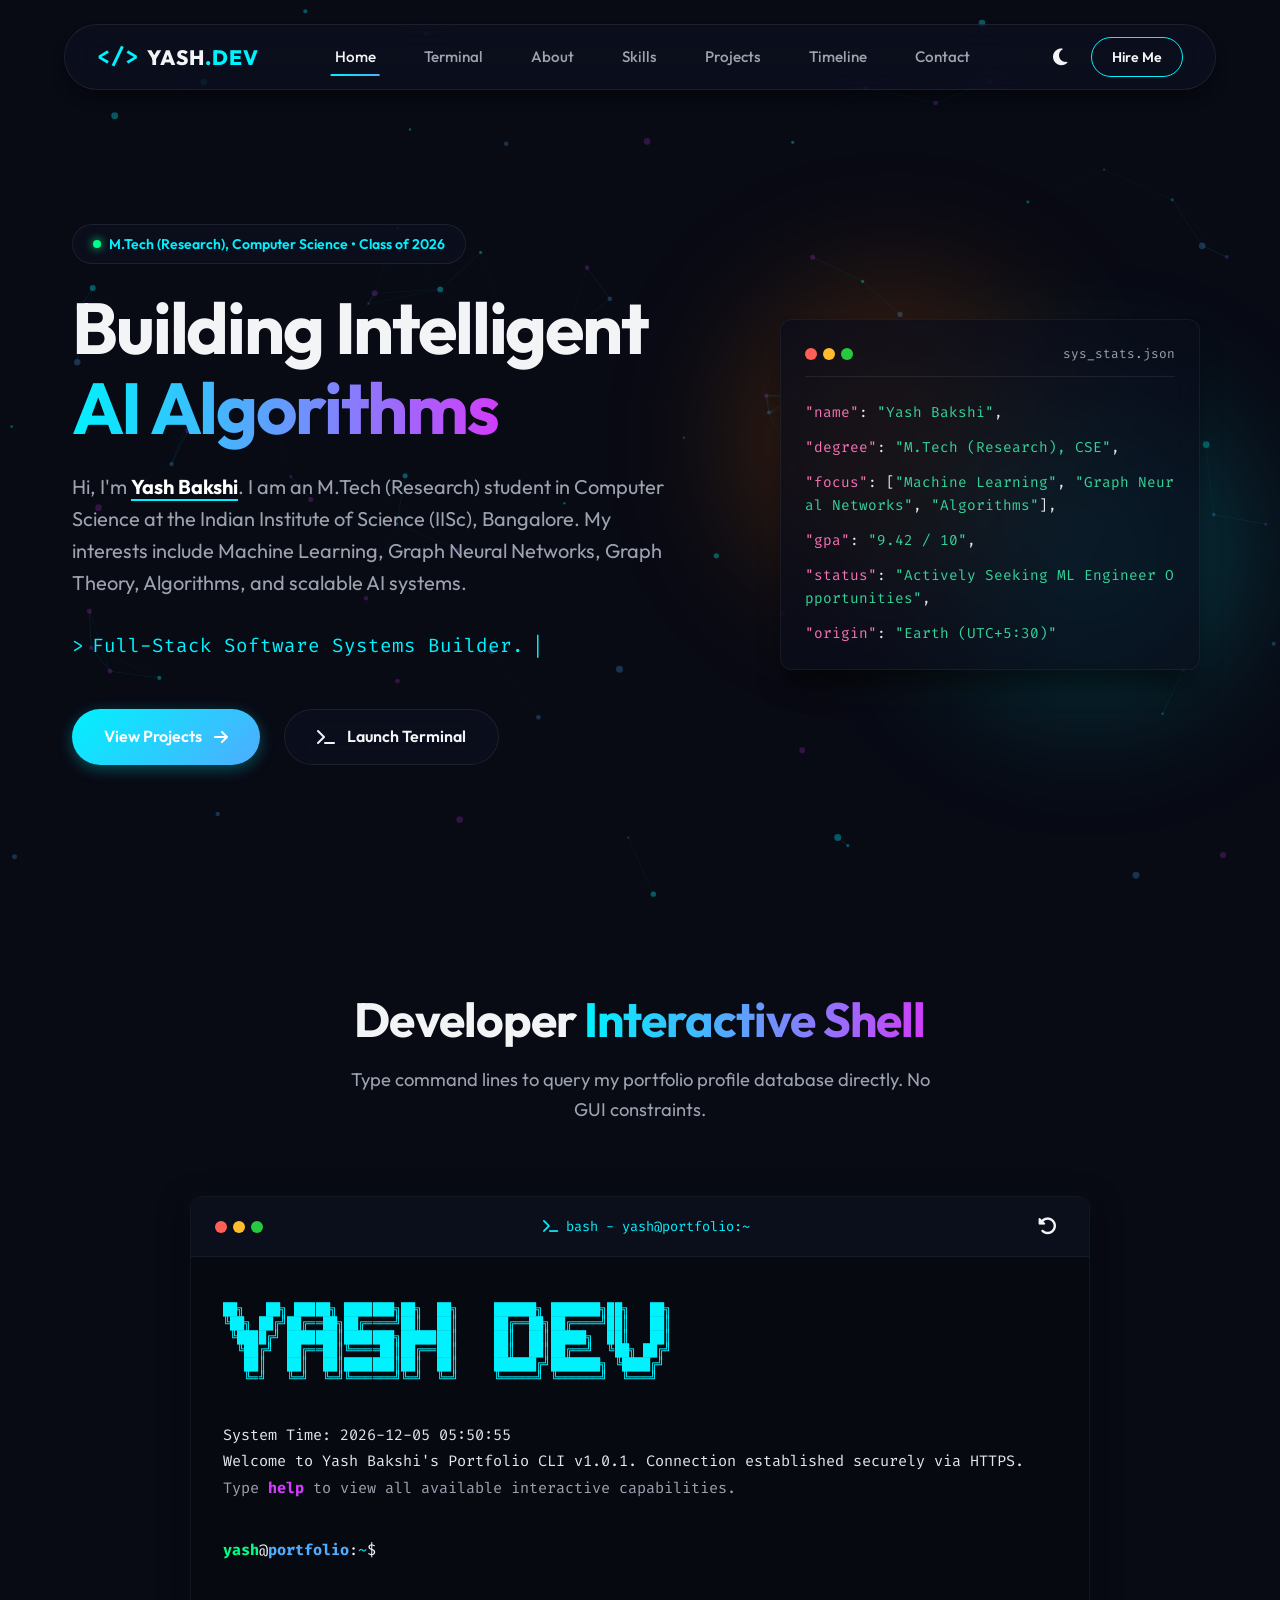
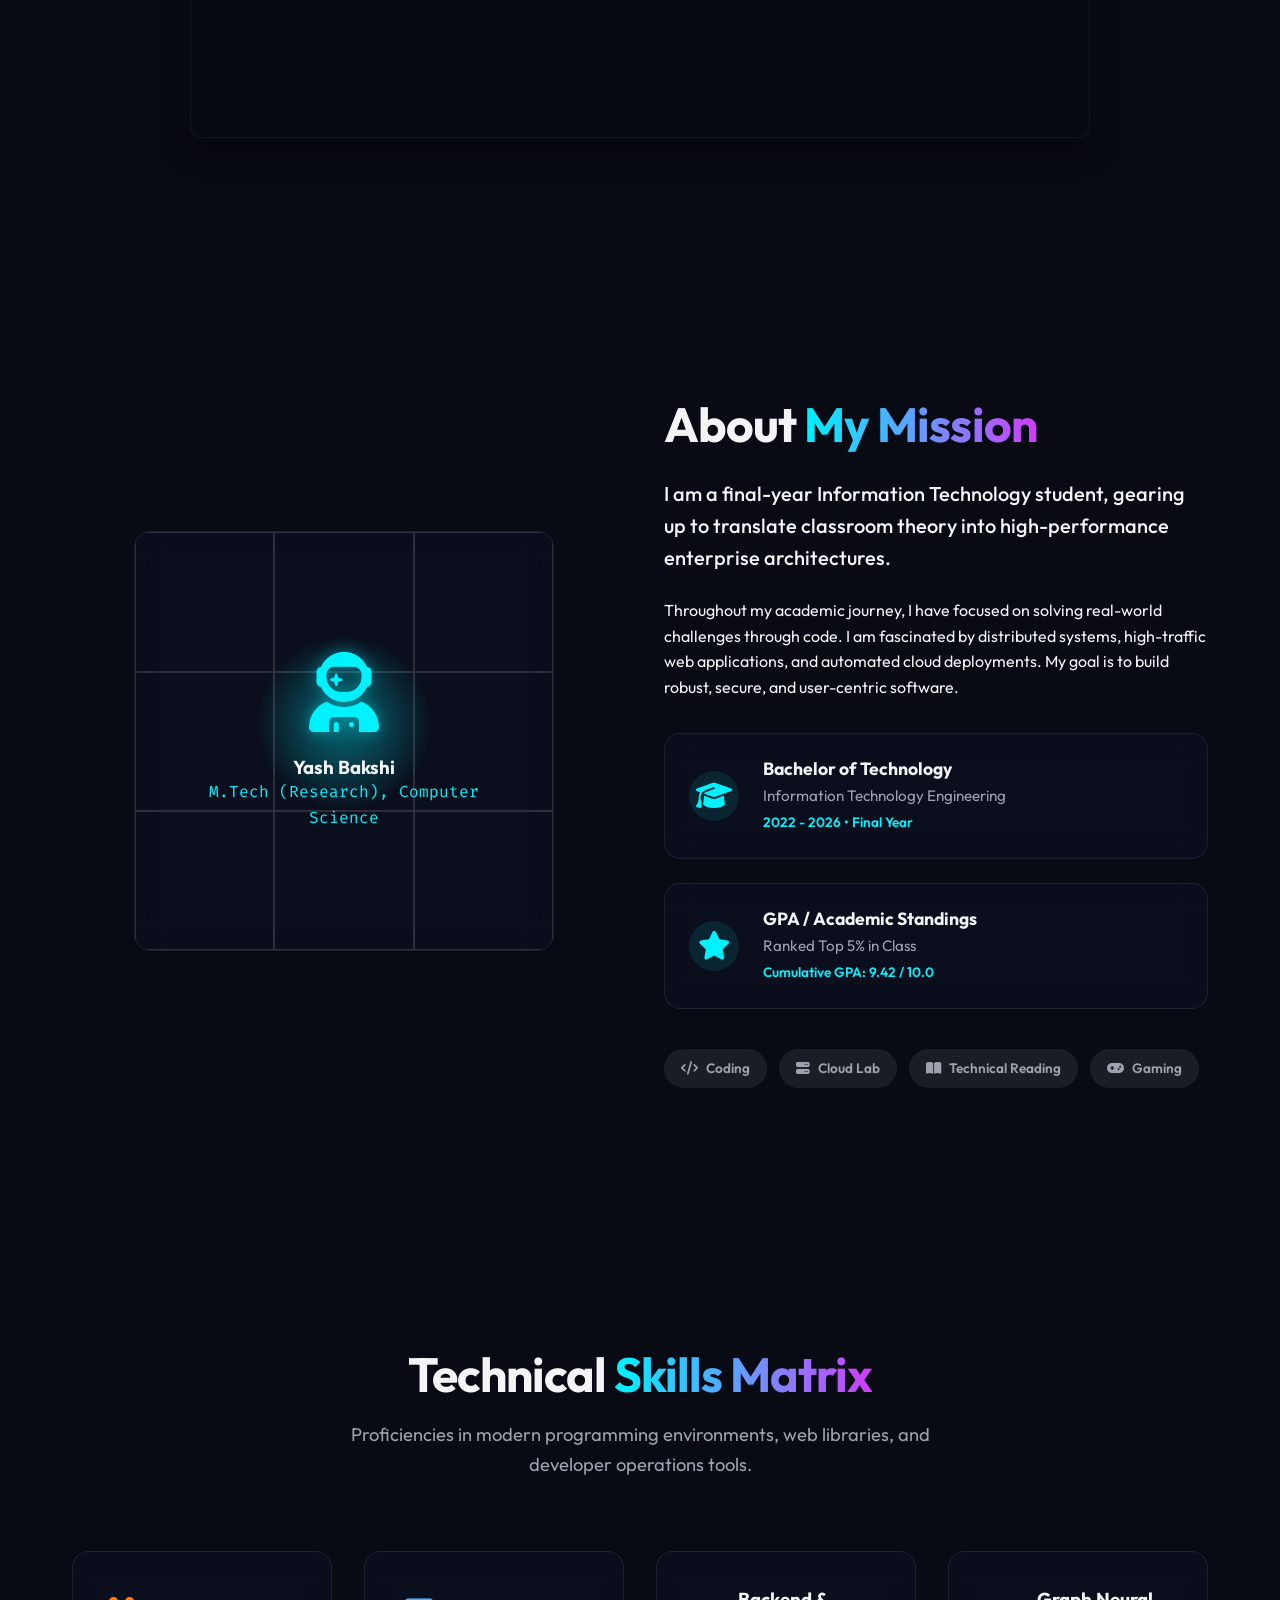
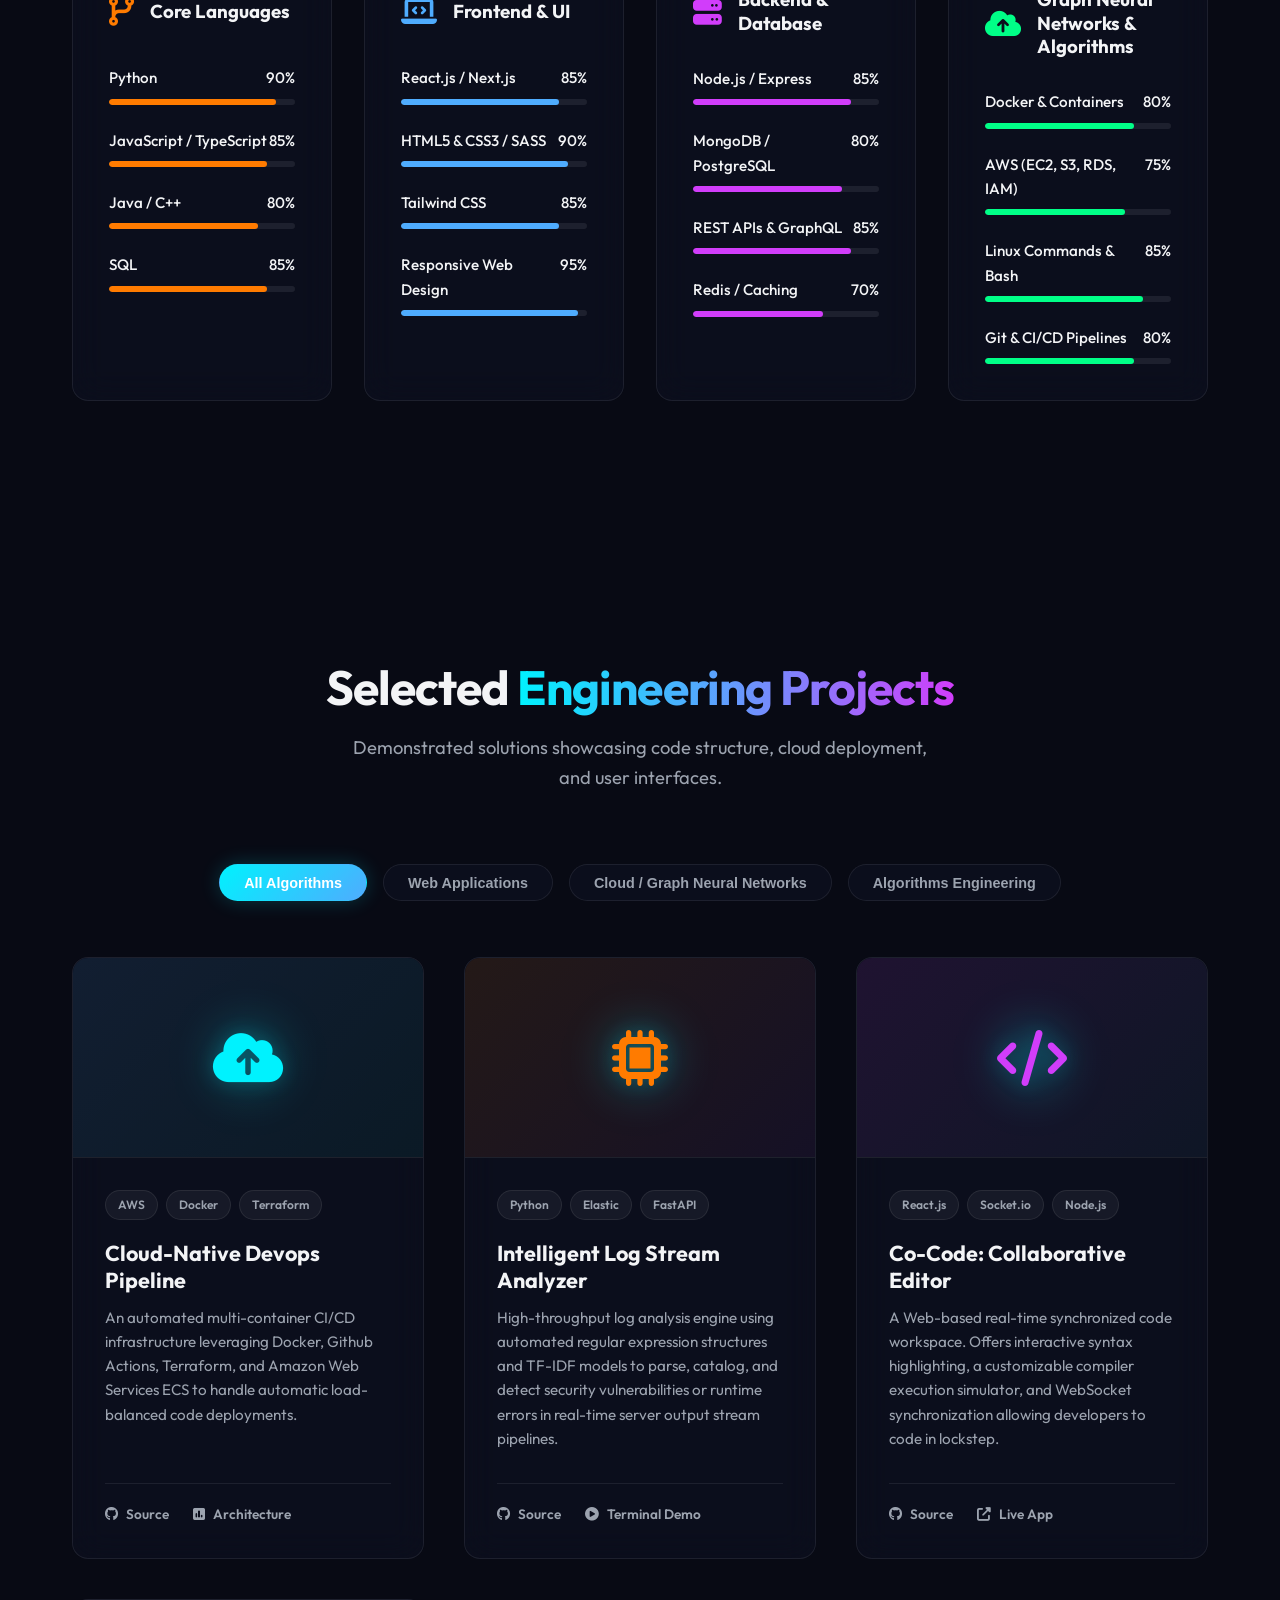
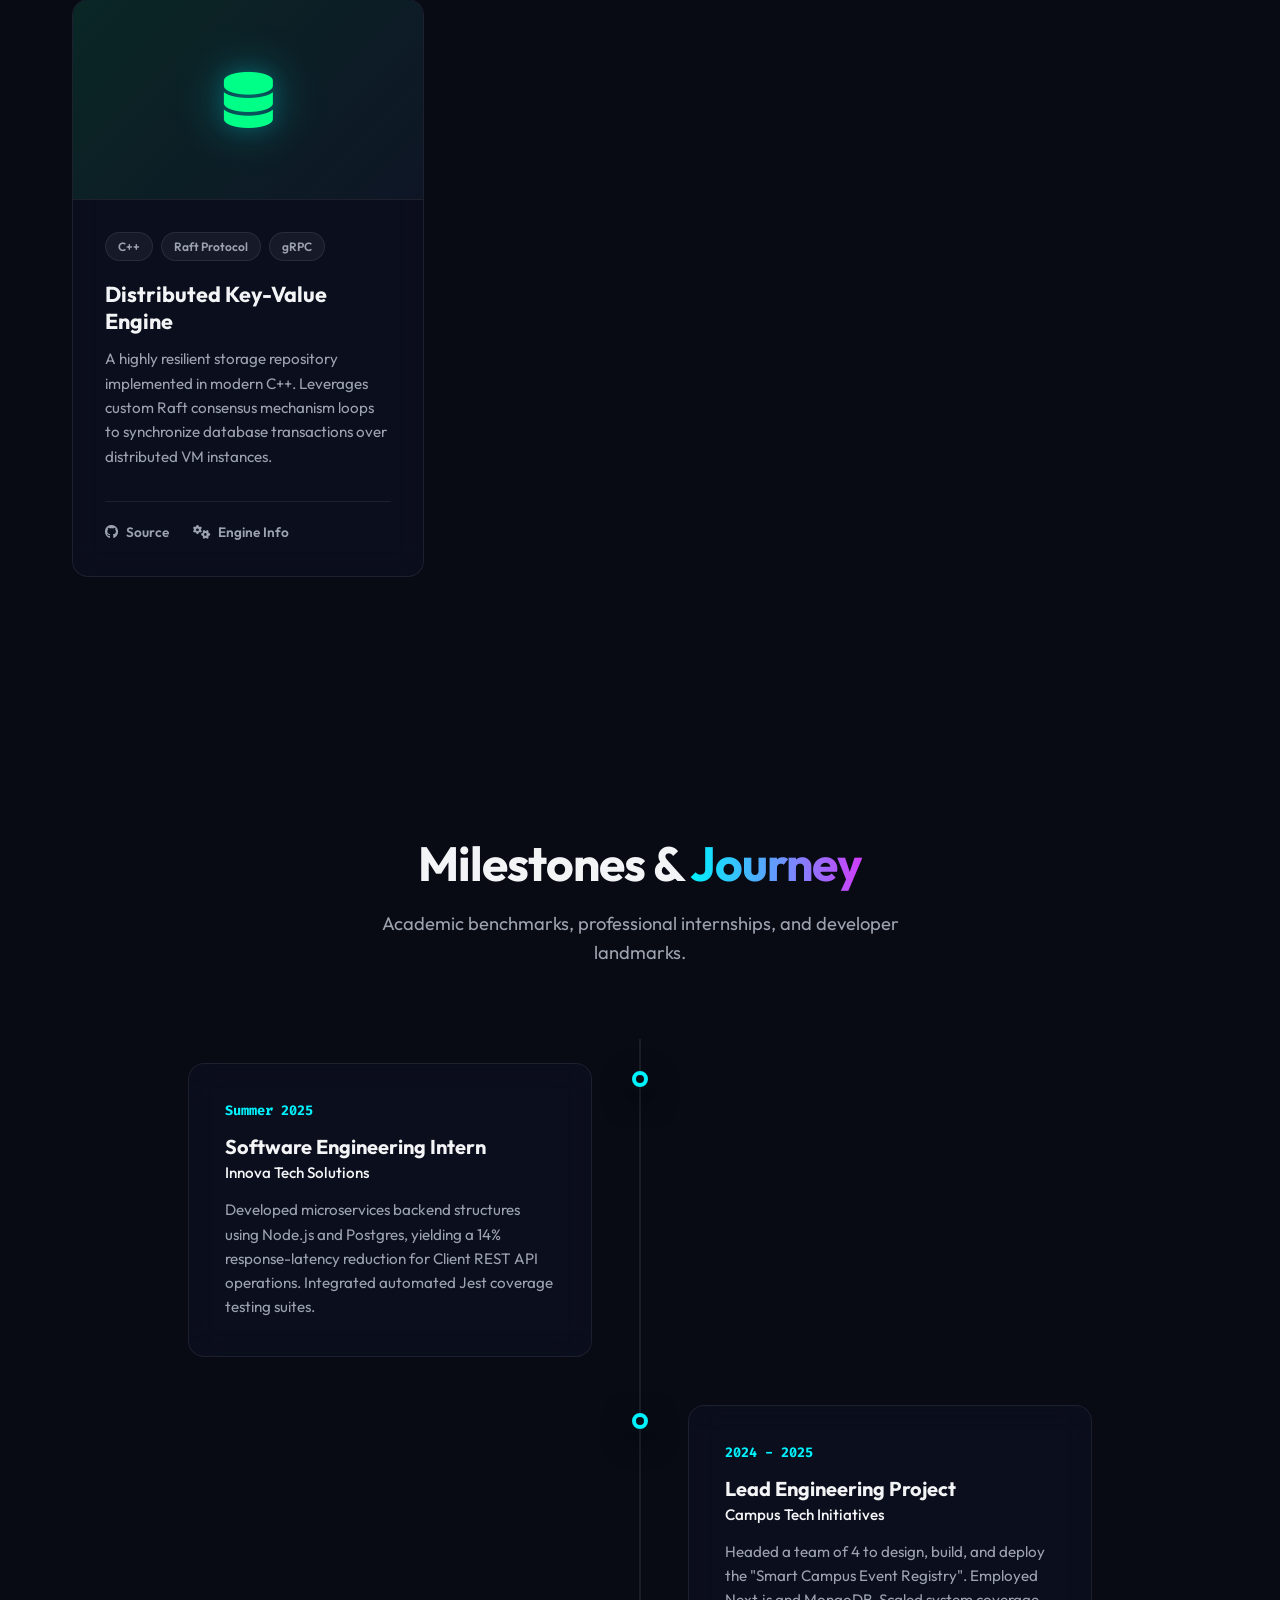
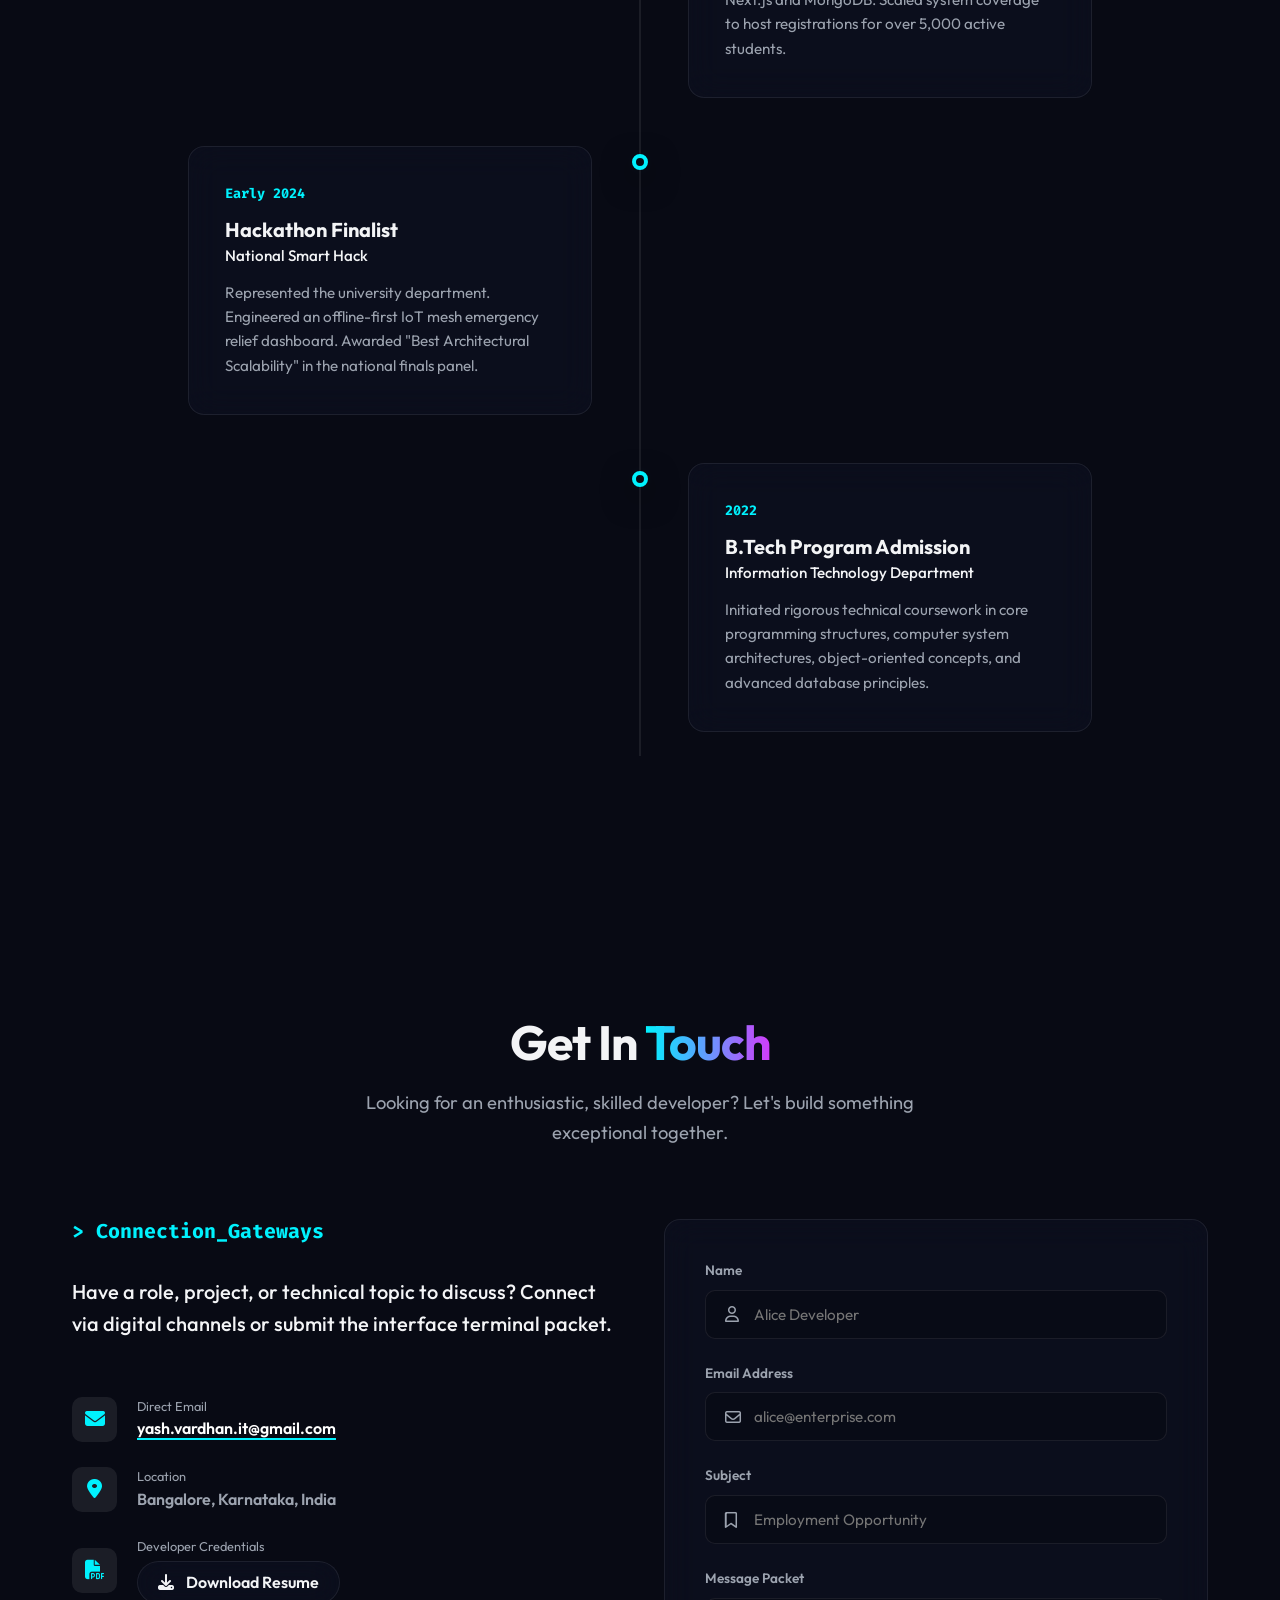
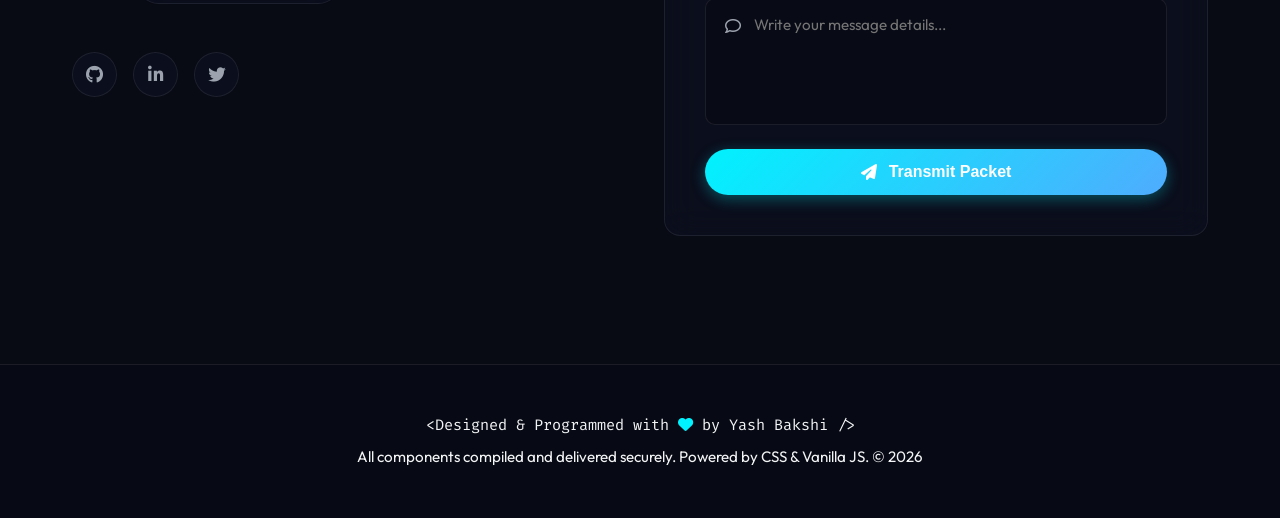
<file: index.html>
<!DOCTYPE html>

<html lang="en">
<head>
<meta charset="utf-8"/>
<meta content="width=device-width, initial-scale=1.0" name="viewport"/>
<title>Yash Bakshi | M.Tech (Research) CSE @ IISc Bangalore</title>
<!-- SEO Meta Tags -->
<meta content="Portfolio of Yash Bakshi, M.Tech (Research) student in Computer Science at IISc Bangalore specializing in Machine Learning, Graph Theory, Graph Neural Networks, Algorithms and Software Engineering." name="description"/>
<meta content="Yash Bakshi, IISc Bangalore, Machine Learning, Graph Neural Networks, Graph Theory, Deep Learning, Python, Algorithms, Research" name="keywords"/>
<meta content="Yash Bakshi" name="author"/>
<!-- OpenGraph Meta Tags for sharing -->
<meta content="Yash Vardhan | Graduating IT Engineer Portfolio" property="og:title"/>
<meta content="Explore my portfolio featuring a dynamic developer terminal, interactive skills matrix, and cloud/web engineering projects." property="og:description"/>
<meta content="website" property="og:type"/>
<meta content="https://yashvardhan.dev" property="og:url"/>
<!-- Google Fonts -->
<link href="https://fonts.googleapis.com" rel="preconnect"/>
<link crossorigin="" href="https://fonts.gstatic.com" rel="preconnect"/>
<link href="https://fonts.googleapis.com/css2?family=Fira+Code:wght@400;500;700&amp;family=Outfit:wght@300;400;500;600;700;800&amp;display=swap" rel="stylesheet"/>
<!-- FontAwesome for Icons -->
<link href="https://cdnjs.cloudflare.com/ajax/libs/font-awesome/6.4.0/css/all.min.css" rel="stylesheet"/>
<!-- Stylesheet -->
<link href="style.css" rel="stylesheet"/>
</head>
<body class="dark-theme">
<!-- Particle Background Canvas -->
<canvas id="particle-canvas"></canvas>
<!-- Header Navigation -->
<header class="main-header glass-panel">
<div class="header-container">
<a class="logo-brand" href="#">
<span class="logo-icon">&lt;/&gt;</span>
<span class="logo-text">YASH<span class="accent-text">.DEV</span></span>
</a>
<nav class="nav-menu">
<ul>
<li><a class="nav-link active" href="#hero">Home</a></li>
<li><a class="nav-link" href="#terminal">Terminal</a></li>
<li><a class="nav-link" href="#about">About</a></li>
<li><a class="nav-link" href="#skills">Skills</a></li>
<li><a class="nav-link" href="#projects">Projects</a></li>
<li><a class="nav-link" href="#timeline">Timeline</a></li>
<li><a class="nav-link" href="#contact">Contact</a></li>
</ul>
</nav>
<div class="header-actions">
<button aria-label="Toggle visual theme" class="icon-button" id="theme-toggle">
<i class="fa-solid fa-sun light-icon"></i>
<i class="fa-solid fa-moon dark-icon"></i>
</button>
<a class="btn btn-sm btn-outline" href="#contact">Hire Me</a>
<button aria-label="Toggle menu" class="mobile-nav-toggle">
<span class="bar"></span>
<span class="bar"></span>
<span class="bar"></span>
</button>
</div>
</div>
</header>
<main>
<!-- Hero Section -->
<section class="hero-section" id="hero">
<div class="grid-container">
<div class="hero-content">
<div class="badge glass-panel animate-float">
<span class="dot pulse"></span> M.Tech (Research), Computer Science • Class of 2026
                    </div>
<h1 class="hero-title">
                        Building Intelligent <br/>
<span class="gradient-text">AI Algorithms</span>
</h1>
<p class="hero-subtitle">Hi, I'm <strong class="highlight">Yash Bakshi</strong>. I am an M.Tech (Research) student in Computer Science at the Indian Institute of Science (IISc), Bangalore. My interests include Machine Learning, Graph Neural Networks, Graph Theory, Algorithms, and scalable AI systems.</p>
<div class="hero-type-writer font-mono">
<span class="prompt-symbol">&gt;</span> <span id="typewriter-text"></span><span class="cursor">|</span>
</div>
<div class="hero-cta-group">
<a class="btn btn-primary" href="#projects">
<span>View Projects</span>
<i class="fa-solid fa-arrow-right"></i>
</a>
<a class="btn btn-secondary glass-panel" href="#terminal">
<i class="fa-solid fa-terminal"></i>
<span>Launch Terminal</span>
</a>
</div>
</div>
<div class="hero-graphic">
<div class="glowing-orb orange"></div>
<div class="glowing-orb blue"></div>
<div class="interactive-cube-container">
<!-- Custom futuristic 3D code window mockup -->
<div class="code-window glass-panel shadow-lg">
<div class="window-header">
<div class="header-dots">
<span class="dot close"></span>
<span class="dot minimize"></span>
<span class="dot maximize"></span>
</div>
<span class="window-title font-mono">sys_stats.json</span>
</div>
<div class="window-body font-mono">
<span class="code-line num-1"><span class="c-key">"name"</span>: <span class="c-val">"Yash Bakshi"</span>,</span>
<span class="code-line num-2"><span class="c-key">"degree"</span>: <span class="c-val">"M.Tech (Research), CSE"</span>,</span>
<span class="code-line num-3"><span class="c-key">"focus"</span>: [<span class="c-val">"Machine Learning"</span>, <span class="c-val">"Graph Neural Networks"</span>, <span class="c-val">"Algorithms"</span>],</span>
<span class="code-line num-4"><span class="c-key">"gpa"</span>: <span class="c-val">"9.42 / 10"</span>,</span>
<span class="code-line num-5"><span class="c-key">"status"</span>: <span class="c-val">"Actively Seeking ML Engineer Opportunities"</span>,</span>
<span class="code-line num-6"><span class="c-key">"origin"</span>: <span class="c-val">"Earth (UTC+5:30)"</span></span>
</div>
</div>
</div>
</div>
</div>
</section>
<!-- Interactive Terminal Section -->
<section class="section-padding terminal-section" id="terminal">
<div class="container">
<div class="section-header text-center">
<h2 class="section-title">Developer <span class="gradient-text">Interactive Shell</span></h2>
<p class="section-subtitle">Type command lines to query my portfolio profile database directly. No GUI constraints.</p>
</div>
<div class="terminal-wrapper glass-panel shadow-2xl animate-glow">
<div class="terminal-header">
<div class="header-dots">
<span class="dot close"></span>
<span class="dot minimize"></span>
<span class="dot maximize"></span>
</div>
<div class="terminal-tab font-mono active">
<i class="fa-solid fa-terminal"></i> bash - yash@portfolio:~
                        </div>
<div class="terminal-actions">
<button class="icon-button" id="terminal-reset" title="Reset Terminal"><i class="fa-solid fa-rotate-left"></i></button>
</div>
</div>
<div class="terminal-body font-mono" id="terminal-output-container">
<div class="terminal-welcome">
<p class="welcome-banner">
██╗   ██╗ █████╗ ███████╗██╗  ██╗     ██████╗ ███████╗██╗   ██╗
╚██╗ ██╔╝██╔══██╗██╔════╝██║  ██║     ██╔══██╗██╔════╝██║   ██║
 ╚████╔╝ ███████║███████╗███████║     ██║  ██║█████╗  ██║   ██║
  ╚██╔╝  ██╔══██║╚════██║██╔══██║     ██║  ██║██╔══╝  ╚██╗ ██╔╝
   ██║   ██║  ██║███████║██║  ██║     ██████╔╝███████╗ ╚████╔╝ 
   ╚═╝   ╚═╝  ╚═╝╚══════╝╚═╝  ╚═╝     ╚═════╝ ╚══════╝  ╚═══╝  
                            </p>
<p class="system-time">System Time: <span id="terminal-time">2026-05-28 15:36:06</span></p>
<p class="welcome-message">Welcome to Yash Bakshi's Portfolio CLI v1.0.1. Connection established securely via HTTPS.</p>
<p class="hint-message">Type <span class="cmd-highlight">help</span> to view all available interactive capabilities.</p>
<br/>
</div>
<div id="terminal-history"></div>
<div class="terminal-input-line">
<span class="prompt"><span class="user">yash</span><span class="at">@</span><span class="host">portfolio</span><span class="colon">:</span><span class="path">~</span><span class="char">$</span></span>
<input aria-label="Terminal input line" autocomplete="off" autofocus="" id="terminal-input" spellcheck="false" type="text"/>
</div>
</div>
</div>
</div>
</section>
<!-- About Me Section -->
<section class="section-padding about-section" id="about">
<div class="container">
<div class="grid-container col-2">
<div class="about-visual">
<div class="image-wrapper glass-panel">
<!-- High-tech abstract grid representing coding -->
<div class="tech-grid-illustration">
<div class="grid-cell animate-pulse"></div>
<div class="grid-cell"></div>
<div class="grid-cell animate-pulse"></div>
<div class="grid-cell"></div>
<div class="grid-cell"></div>
<div class="grid-cell animate-pulse"></div>
<div class="grid-cell"></div>
<div class="grid-cell"></div>
<div class="grid-cell animate-pulse"></div>
</div>
<!-- A placeholder profile visual styling -->
<div class="avatar-card text-center">
<div class="avatar-glow"></div>
<i class="fa-solid fa-user-astronaut avatar-icon"></i>
<h3>Yash Bakshi</h3>
<p class="accent-text font-mono">M.Tech (Research), Computer Science</p>
</div>
</div>
</div>
<div class="about-details">
<h2 class="section-title">About <span class="gradient-text">My Mission</span></h2>
<p class="lead-text">
                            I am a final-year Information Technology student, gearing up to translate classroom theory into high-performance enterprise architectures.
                        </p>
<p>
                            Throughout my academic journey, I have focused on solving real-world challenges through code. I am fascinated by distributed systems, high-traffic web applications, and automated cloud deployments. My goal is to build robust, secure, and user-centric software.
                        </p>
<!-- Academic Credentials Grid -->
<div class="education-grid">
<div class="edu-card glass-panel">
<div class="edu-icon"><i class="fa-solid fa-graduation-cap"></i></div>
<div class="edu-info">
<h4>Bachelor of Technology</h4>
<p class="institution">Information Technology Engineering</p>
<p class="timeline">2022 - 2026 • Final Year</p>
</div>
</div>
<div class="edu-card glass-panel">
<div class="edu-icon"><i class="fa-solid fa-star"></i></div>
<div class="edu-info">
<h4>GPA / Academic Standings</h4>
<p class="institution">Ranked Top 5% in Class</p>
<p class="score">Cumulative GPA: 9.42 / 10.0</p>
</div>
</div>
</div>
<div class="hobbies-tags">
<span class="hobby-tag"><i class="fa-solid fa-code"></i> Coding</span>
<span class="hobby-tag"><i class="fa-solid fa-server"></i> Cloud Lab</span>
<span class="hobby-tag"><i class="fa-solid fa-book-open"></i> Technical Reading</span>
<span class="hobby-tag"><i class="fa-solid fa-gamepad"></i> Gaming</span>
</div>
</div>
</div>
</div>
</section>
<!-- Skills Matrix Section -->
<section class="section-padding skills-section" id="skills">
<div class="container">
<div class="section-header text-center">
<h2 class="section-title">Technical <span class="gradient-text">Skills Matrix</span></h2>
<p class="section-subtitle">Proficiencies in modern programming environments, web libraries, and developer operations tools.</p>
</div>
<div class="skills-grid-wrapper">
<!-- Category 1: Languages -->
<div class="skills-card glass-panel card-glow-orange">
<div class="card-header">
<div class="card-icon"><i class="fa-solid fa-code-branch text-orange"></i></div>
<h3>Core Languages</h3>
</div>
<div class="skills-list">
<div class="skill-item">
<div class="skill-info">
<span>Python</span>
<span>90%</span>
</div>
<div class="progress-bar"><div class="progress bg-orange" style="width: 90%"></div></div>
</div>
<div class="skill-item">
<div class="skill-info">
<span>JavaScript / TypeScript</span>
<span>85%</span>
</div>
<div class="progress-bar"><div class="progress bg-orange" style="width: 85%"></div></div>
</div>
<div class="skill-item">
<div class="skill-info">
<span>Java / C++</span>
<span>80%</span>
</div>
<div class="progress-bar"><div class="progress bg-orange" style="width: 80%"></div></div>
</div>
<div class="skill-item">
<div class="skill-info">
<span>SQL</span>
<span>85%</span>
</div>
<div class="progress-bar"><div class="progress bg-orange" style="width: 85%"></div></div>
</div>
</div>
</div>
<!-- Category 2: Frontend -->
<div class="skills-card glass-panel card-glow-blue">
<div class="card-header">
<div class="card-icon"><i class="fa-solid fa-laptop-code text-blue"></i></div>
<h3>Frontend &amp; UI</h3>
</div>
<div class="skills-list">
<div class="skill-item">
<div class="skill-info">
<span>React.js / Next.js</span>
<span>85%</span>
</div>
<div class="progress-bar"><div class="progress bg-blue" style="width: 85%"></div></div>
</div>
<div class="skill-item">
<div class="skill-info">
<span>HTML5 &amp; CSS3 / SASS</span>
<span>90%</span>
</div>
<div class="progress-bar"><div class="progress bg-blue" style="width: 90%"></div></div>
</div>
<div class="skill-item">
<div class="skill-info">
<span>Tailwind CSS</span>
<span>85%</span>
</div>
<div class="progress-bar"><div class="progress bg-blue" style="width: 85%"></div></div>
</div>
<div class="skill-item">
<div class="skill-info">
<span>Responsive Web Design</span>
<span>95%</span>
</div>
<div class="progress-bar"><div class="progress bg-blue" style="width: 95%"></div></div>
</div>
</div>
</div>
<!-- Category 3: Backend & Data -->
<div class="skills-card glass-panel card-glow-purple">
<div class="card-header">
<div class="card-icon"><i class="fa-solid fa-server text-purple"></i></div>
<h3>Backend &amp; Database</h3>
</div>
<div class="skills-list">
<div class="skill-item">
<div class="skill-info">
<span>Node.js / Express</span>
<span>85%</span>
</div>
<div class="progress-bar"><div class="progress bg-purple" style="width: 85%"></div></div>
</div>
<div class="skill-item">
<div class="skill-info">
<span>MongoDB / PostgreSQL</span>
<span>80%</span>
</div>
<div class="progress-bar"><div class="progress bg-purple" style="width: 80%"></div></div>
</div>
<div class="skill-item">
<div class="skill-info">
<span>REST APIs &amp; GraphQL</span>
<span>85%</span>
</div>
<div class="progress-bar"><div class="progress bg-purple" style="width: 85%"></div></div>
</div>
<div class="skill-item">
<div class="skill-info">
<span>Redis / Caching</span>
<span>70%</span>
</div>
<div class="progress-bar"><div class="progress bg-purple" style="width: 70%"></div></div>
</div>
</div>
</div>
<!-- Category 4: Cloud & Tools -->
<div class="skills-card glass-panel card-glow-green">
<div class="card-header">
<div class="card-icon"><i class="fa-solid fa-cloud-arrow-up text-green"></i></div>
<h3>Graph Neural Networks &amp; Algorithms</h3>
</div>
<div class="skills-list">
<div class="skill-item">
<div class="skill-info">
<span>Docker &amp; Containers</span>
<span>80%</span>
</div>
<div class="progress-bar"><div class="progress bg-green" style="width: 80%"></div></div>
</div>
<div class="skill-item">
<div class="skill-info">
<span>AWS (EC2, S3, RDS, IAM)</span>
<span>75%</span>
</div>
<div class="progress-bar"><div class="progress bg-green" style="width: 75%"></div></div>
</div>
<div class="skill-item">
<div class="skill-info">
<span>Linux Commands &amp; Bash</span>
<span>85%</span>
</div>
<div class="progress-bar"><div class="progress bg-green" style="width: 85%"></div></div>
</div>
<div class="skill-item">
<div class="skill-info">
<span>Git &amp; CI/CD Pipelines</span>
<span>80%</span>
</div>
<div class="progress-bar"><div class="progress bg-green" style="width: 80%"></div></div>
</div>
</div>
</div>
</div>
</div>
</section>
<!-- Projects Section -->
<section class="section-padding projects-section" id="projects">
<div class="container">
<div class="section-header text-center">
<h2 class="section-title">Selected <span class="gradient-text">Engineering Projects</span></h2>
<p class="section-subtitle">Demonstrated solutions showcasing code structure, cloud deployment, and user interfaces.</p>
</div>
<!-- Filters -->
<div class="project-filters text-center">
<button class="filter-btn active" data-filter="all">All Algorithms</button>
<button class="filter-btn" data-filter="web">Web Applications</button>
<button class="filter-btn" data-filter="cloud">Cloud / Graph Neural Networks</button>
<button class="filter-btn" data-filter="systems">Algorithms Engineering</button>
</div>
<!-- Projects Grid -->
<div class="projects-grid">
<!-- Project 1 -->
<div class="project-card glass-panel filter-item cloud" data-category="cloud">
<div class="card-img-placeholder">
<div class="placeholder-graphic bg-cloud">
<i class="fa-solid fa-cloud-arrow-up graphic-icon"></i>
<span class="glow-effect"></span>
</div>
</div>
<div class="project-content">
<div class="project-tags">
<span class="tag">AWS</span>
<span class="tag">Docker</span>
<span class="tag">Terraform</span>
</div>
<h3>Cloud-Native Devops Pipeline</h3>
<p>An automated multi-container CI/CD infrastructure leveraging Docker, Github Actions, Terraform, and Amazon Web Services ECS to handle automatic load-balanced code deployments.</p>
<div class="project-links">
<a class="link-btn" href="https://github.com" rel="noopener" target="_blank"><i class="fa-brands fa-github"></i> Source</a>
<a class="link-btn" href="#"><i class="fa-solid fa-square-poll-vertical"></i> Architecture</a>
</div>
</div>
</div>
<!-- Project 2 -->
<div class="project-card glass-panel filter-item systems" data-category="systems">
<div class="card-img-placeholder">
<div class="placeholder-graphic bg-systems">
<i class="fa-solid fa-microchip graphic-icon"></i>
<span class="glow-effect"></span>
</div>
</div>
<div class="project-content">
<div class="project-tags">
<span class="tag">Python</span>
<span class="tag">Elastic</span>
<span class="tag">FastAPI</span>
</div>
<h3>Intelligent Log Stream Analyzer</h3>
<p>High-throughput log analysis engine using automated regular expression structures and TF-IDF models to parse, catalog, and detect security vulnerabilities or runtime errors in real-time server output stream pipelines.</p>
<div class="project-links">
<a class="link-btn" href="https://github.com" rel="noopener" target="_blank"><i class="fa-brands fa-github"></i> Source</a>
<a class="link-btn" href="#"><i class="fa-solid fa-circle-play"></i> Terminal Demo</a>
</div>
</div>
</div>
<!-- Project 3 -->
<div class="project-card glass-panel filter-item web" data-category="web">
<div class="card-img-placeholder">
<div class="placeholder-graphic bg-web">
<i class="fa-solid fa-code graphic-icon"></i>
<span class="glow-effect"></span>
</div>
</div>
<div class="project-content">
<div class="project-tags">
<span class="tag">React.js</span>
<span class="tag">Socket.io</span>
<span class="tag">Node.js</span>
</div>
<h3>Co-Code: Collaborative Editor</h3>
<p>A Web-based real-time synchronized code workspace. Offers interactive syntax highlighting, a customizable compiler execution simulator, and WebSocket synchronization allowing developers to code in lockstep.</p>
<div class="project-links">
<a class="link-btn" href="https://github.com" rel="noopener" target="_blank"><i class="fa-brands fa-github"></i> Source</a>
<a class="link-btn" href="#"><i class="fa-solid fa-up-right-from-square"></i> Live App</a>
</div>
</div>
</div>
<!-- Project 4 -->
<div class="project-card glass-panel filter-item systems" data-category="systems">
<div class="card-img-placeholder">
<div class="placeholder-graphic bg-db">
<i class="fa-solid fa-database graphic-icon"></i>
<span class="glow-effect"></span>
</div>
</div>
<div class="project-content">
<div class="project-tags">
<span class="tag">C++</span>
<span class="tag">Raft Protocol</span>
<span class="tag">gRPC</span>
</div>
<h3>Distributed Key-Value Engine</h3>
<p>A highly resilient storage repository implemented in modern C++. Leverages custom Raft consensus mechanism loops to synchronize database transactions over distributed VM instances.</p>
<div class="project-links">
<a class="link-btn" href="https://github.com" rel="noopener" target="_blank"><i class="fa-brands fa-github"></i> Source</a>
<a class="link-btn" href="#"><i class="fa-solid fa-gears"></i> Engine Info</a>
</div>
</div>
</div>
</div>
</div>
</section>
<!-- Experience & Achievements Timeline -->
<section class="section-padding timeline-section" id="timeline">
<div class="container">
<div class="section-header text-center">
<h2 class="section-title">Milestones &amp; <span class="gradient-text">Journey</span></h2>
<p class="section-subtitle">Academic benchmarks, professional internships, and developer landmarks.</p>
</div>
<div class="timeline-container">
<!-- Milestone 1 -->
<div class="timeline-item left">
<div class="timeline-dot animate-glow"></div>
<div class="timeline-content glass-panel">
<span class="timeline-date font-mono">Summer 2025</span>
<h3>Software Engineering Intern</h3>
<h4 class="company">Innova Tech Solutions</h4>
<p>Developed microservices backend structures using Node.js and Postgres, yielding a 14% response-latency reduction for Client REST API operations. Integrated automated Jest coverage testing suites.</p>
</div>
</div>
<!-- Milestone 2 -->
<div class="timeline-item right">
<div class="timeline-dot animate-glow"></div>
<div class="timeline-content glass-panel">
<span class="timeline-date font-mono">2024 - 2025</span>
<h3>Lead Engineering Project</h3>
<h4 class="company">Campus Tech Initiatives</h4>
<p>Headed a team of 4 to design, build, and deploy the "Smart Campus Event Registry". Employed Next.js and MongoDB. Scaled system coverage to host registrations for over 5,000 active students.</p>
</div>
</div>
<!-- Milestone 3 -->
<div class="timeline-item left">
<div class="timeline-dot animate-glow"></div>
<div class="timeline-content glass-panel">
<span class="timeline-date font-mono">Early 2024</span>
<h3>Hackathon Finalist</h3>
<h4 class="company">National Smart Hack</h4>
<p>Represented the university department. Engineered an offline-first IoT mesh emergency relief dashboard. Awarded "Best Architectural Scalability" in the national finals panel.</p>
</div>
</div>
<!-- Milestone 4 -->
<div class="timeline-item right">
<div class="timeline-dot animate-glow"></div>
<div class="timeline-content glass-panel">
<span class="timeline-date font-mono">2022</span>
<h3>B.Tech Program Admission</h3>
<h4 class="company">Information Technology Department</h4>
<p>Initiated rigorous technical coursework in core programming structures, computer system architectures, object-oriented concepts, and advanced database principles.</p>
</div>
</div>
</div>
</div>
</section>
<!-- Contact Section -->
<section class="section-padding contact-section" id="contact">
<div class="container">
<div class="section-header text-center">
<h2 class="section-title">Get In <span class="gradient-text">Touch</span></h2>
<p class="section-subtitle">Looking for an enthusiastic, skilled developer? Let's build something exceptional together.</p>
</div>
<div class="grid-container col-2 align-start">
<div class="contact-info">
<h3 class="font-mono">&gt; Connection_Gateways</h3>
<p class="lead-text">Have a role, project, or technical topic to discuss? Connect via digital channels or submit the interface terminal packet.</p>
<ul class="contact-methods">
<li>
<div class="method-icon"><i class="fa-solid fa-envelope"></i></div>
<div class="method-detail">
<span>Direct Email</span>
<a class="highlight" href="mailto:yash.vardhan.it@gmail.com">yash.vardhan.it@gmail.com</a>
</div>
</li>
<li>
<div class="method-icon"><i class="fa-solid fa-location-dot"></i></div>
<div class="method-detail">
<span>Location</span>
<span>Bangalore, Karnataka, India</span>
</div>
</li>
<li>
<div class="method-icon"><i class="fa-solid fa-file-pdf"></i></div>
<div class="method-detail">
<span>Developer Credentials</span>
<a class="btn btn-sm btn-secondary glass-panel flex-inline" href="#"><i class="fa-solid fa-download"></i> Download Resume</a>
</div>
</li>
</ul>
<div class="social-links">
<a aria-label="GitHub" href="https://github.com" rel="noopener" target="_blank"><i class="fa-brands fa-github"></i></a>
<a aria-label="LinkedIn" href="https://linkedin.com" rel="noopener" target="_blank"><i class="fa-brands fa-linkedin-in"></i></a>
<a aria-label="Twitter" href="https://twitter.com" rel="noopener" target="_blank"><i class="fa-brands fa-twitter"></i></a>
</div>
</div>
<div class="contact-form-wrapper glass-panel">
<form id="contact-form">
<div class="form-group">
<label for="form-name">Name</label>
<div class="input-wrapper">
<i class="fa-regular fa-user form-icon"></i>
<input id="form-name" placeholder="Alice Developer" required="" type="text"/>
</div>
</div>
<div class="form-group">
<label for="form-email">Email Address</label>
<div class="input-wrapper">
<i class="fa-regular fa-envelope form-icon"></i>
<input id="form-email" placeholder="alice@enterprise.com" required="" type="email"/>
</div>
</div>
<div class="form-group">
<label for="form-subject">Subject</label>
<div class="input-wrapper">
<i class="fa-regular fa-bookmark form-icon"></i>
<input id="form-subject" placeholder="Employment Opportunity" required="" type="text"/>
</div>
</div>
<div class="form-group">
<label for="form-message">Message Packet</label>
<div class="input-wrapper">
<i class="fa-regular fa-comment form-icon text-top"></i>
<textarea id="form-message" placeholder="Write your message details..." required="" rows="5"></textarea>
</div>
</div>
<button class="btn btn-primary btn-full" type="submit">
<i class="fa-solid fa-paper-plane"></i>
<span>Transmit Packet</span>
</button>
</form>
<div class="form-feedback hidden" id="form-feedback"></div>
</div>
</div>
</div>
</section>
</main>
<!-- Footer -->
<footer class="main-footer">
<div class="container text-center">
<p class="font-mono">&lt;Designed &amp; Programmed with <i class="fa-solid fa-heart animate-pulse accent-text"></i> by Yash Bakshi /&gt;</p>
<p class="copyright-sub">All components compiled and delivered securely. Powered by CSS &amp; Vanilla JS. © 2026</p>
</div>
</footer>
<!-- App Logic JS -->
<script src="app.js"></script>
</body>
</html>
</file>
<file: style.css>
/* ----------------------------------------------------
   IT Engineering Portfolio Stylesheet
   Designed & Coded by Yash Vardhan
   ---------------------------------------------------- */

/* --- Core Theme Variables --- */
:root {
    /* Themes */
    --bg-primary: #080a14;
    --bg-secondary: #0f1224;
    --bg-terminal: #070911;
    --text-primary: #f3f4f6;
    --text-secondary: #9ca3af;
    --border-color: rgba(255, 255, 255, 0.08);
    --border-hover: rgba(255, 255, 255, 0.2);
    
    /* Primary Colors */
    --accent-cyan: #00f2fe;
    --accent-blue: #4facfe;
    --accent-purple: #d13dfa;
    --accent-orange: #ff7b00;
    --accent-green: #00ff87;
    
    /* Gradient Sets */
    --grad-primary: linear-gradient(135deg, var(--accent-cyan) 0%, var(--accent-blue) 100%);
    --grad-accent: linear-gradient(135deg, var(--accent-purple) 0%, var(--accent-blue) 100%);
    --grad-text: linear-gradient(90deg, #00f2fe 0%, #4facfe 40%, #d13dfa 100%);
    
    /* Utilities */
    --glass-bg: rgba(15, 18, 36, 0.5);
    --glass-blur: 16px;
    --shadow-sm: 0 4px 6px -1px rgba(0, 0, 0, 0.3);
    --shadow-md: 0 10px 15px -3px rgba(0, 0, 0, 0.4);
    --shadow-lg: 0 20px 25px -5px rgba(0, 0, 0, 0.5);
    --shadow-neon-cyan: 0 0 20px rgba(0, 242, 254, 0.2);
    --transition-smooth: all 0.3s cubic-bezier(0.4, 0, 0.2, 1);
    --transition-elastic: all 0.5s cubic-bezier(0.68, -0.6, 0.32, 1.6);
}

/* --- Light Theme Variables --- */
body.light-theme {
    --bg-primary: #f3f4f6;
    --bg-secondary: #ffffff;
    --bg-terminal: #0d1117; /* Keep terminal dark and technical even in light mode */
    --text-primary: #1f2937;
    --text-secondary: #4b5563;
    --border-color: rgba(0, 0, 0, 0.08);
    --border-hover: rgba(0, 0, 0, 0.2);
    
    /* Glass overrides */
    --glass-bg: rgba(255, 255, 255, 0.7);
    --shadow-sm: 0 4px 6px -1px rgba(0, 0, 0, 0.05);
    --shadow-md: 0 10px 15px -3px rgba(0, 0, 0, 0.1);
    --shadow-lg: 0 20px 25px -5px rgba(0, 0, 0, 0.1);
    --shadow-neon-cyan: 0 0 20px rgba(79, 172, 254, 0.15);
}

/* --- Base & Reset Rules --- */
* {
    margin: 0;
    padding: 0;
    box-sizing: border-box;
}

html {
    scroll-behavior: smooth;
    font-size: 16px;
}

body {
    font-family: 'Outfit', sans-serif;
    background-color: var(--bg-primary);
    color: var(--text-primary);
    overflow-x: hidden;
    line-height: 1.6;
    transition: background-color 0.4s, color 0.4s;
    position: relative;
}

/* --- Canvas Particle Background --- */
#particle-canvas {
    position: fixed;
    top: 0;
    left: 0;
    width: 100vw;
    height: 100vh;
    z-index: -1;
    pointer-events: none;
    opacity: 0.85;
}

/* --- Typography --- */
h1, h2, h3, h4, h5, h6 {
    font-weight: 700;
    line-height: 1.25;
    color: var(--text-primary);
}

a {
    color: inherit;
    text-decoration: none;
    transition: var(--transition-smooth);
}

.font-mono {
    font-family: 'Fira Code', 'Courier New', monospace;
}

/* --- Layout Utility Containers --- */
.container {
    width: 100%;
    max-width: 1200px;
    margin: 0 auto;
    padding: 0 2rem;
}

.grid-container {
    display: grid;
    gap: 3rem;
    align-items: center;
}

.grid-container.col-2 {
    grid-template-columns: repeat(2, 1fr);
}

.section-padding {
    padding: 8rem 0;
}

.text-center {
    text-align: center;
}

.align-start {
    align-items: flex-start;
}

/* --- Glassmorphism Panels --- */
.glass-panel {
    background: var(--glass-bg);
    backdrop-filter: blur(var(--glass-blur));
    -webkit-backdrop-filter: blur(var(--glass-blur));
    border: 1px solid var(--border-color);
    border-radius: 16px;
    transition: var(--transition-smooth);
}

.glass-panel:hover {
    border-color: var(--border-hover);
}

/* --- Premium Buttons & Badges --- */
.btn {
    display: inline-flex;
    align-items: center;
    justify-content: center;
    gap: 0.75rem;
    padding: 0.875rem 2rem;
    font-size: 1rem;
    font-weight: 600;
    border-radius: 50px;
    cursor: pointer;
    transition: var(--transition-elastic);
    border: none;
}

.btn-sm {
    padding: 0.5rem 1.25rem;
    font-size: 0.875rem;
}

.btn-primary {
    background: var(--grad-primary);
    color: #fff;
    box-shadow: 0 4px 15px rgba(0, 242, 254, 0.3);
}

.btn-primary:hover {
    transform: translateY(-3px);
    box-shadow: 0 8px 25px rgba(0, 242, 254, 0.5);
}

.btn-secondary {
    background: var(--glass-bg);
    color: var(--text-primary);
    border: 1px solid var(--border-color);
}

.btn-secondary:hover {
    transform: translateY(-3px);
    background: var(--border-color);
}

.btn-outline {
    background: transparent;
    border: 1.5px solid var(--accent-cyan);
    color: var(--text-primary);
}

.btn-outline:hover {
    background: var(--grad-primary);
    color: #fff;
    border-color: transparent;
    transform: translateY(-2px);
    box-shadow: var(--shadow-neon-cyan);
}

.btn-full {
    width: 100%;
}

.icon-button {
    background: transparent;
    border: none;
    color: var(--text-primary);
    cursor: pointer;
    font-size: 1.2rem;
    padding: 0.5rem;
    border-radius: 50%;
    transition: var(--transition-smooth);
    display: inline-flex;
    align-items: center;
    justify-content: center;
}

.icon-button:hover {
    background: var(--border-color);
}

.badge {
    display: inline-flex;
    align-items: center;
    gap: 0.5rem;
    padding: 0.5rem 1.25rem;
    border-radius: 50px;
    font-size: 0.875rem;
    font-weight: 600;
    color: var(--accent-cyan);
    margin-bottom: 1.5rem;
}

.badge .dot {
    width: 8px;
    height: 8px;
    border-radius: 50%;
}

.badge .dot.pulse {
    background-color: var(--accent-green);
    box-shadow: 0 0 10px var(--accent-green);
    animation: pulse-glow 1.5s infinite;
}

/* --- Section Title Formatting --- */
.section-header {
    margin-bottom: 4.5rem;
}

.section-title {
    font-size: 3rem;
    margin-bottom: 1rem;
    letter-spacing: -0.02em;
}

.section-subtitle {
    font-size: 1.15rem;
    color: var(--text-secondary);
    max-width: 600px;
    margin: 0 auto;
}

/* --- Key Accent Classes --- */
.gradient-text {
    background: var(--grad-text);
    -webkit-background-clip: text;
    -webkit-text-fill-color: transparent;
    background-clip: text;
}

.accent-text {
    color: var(--accent-cyan);
}

.text-orange { color: var(--accent-orange); }
.text-blue { color: var(--accent-blue); }
.text-purple { color: var(--accent-purple); }
.text-green { color: var(--accent-green); }

.bg-orange { background: var(--accent-orange); }
.bg-blue { background: var(--accent-blue); }
.bg-purple { background: var(--accent-purple); }
.bg-green { background: var(--accent-green); }

.highlight {
    color: #fff;
    border-bottom: 2px solid var(--accent-cyan);
}

body.light-theme .highlight {
    color: var(--text-primary);
}

/* --- Header & Sticky Nav --- */
.main-header {
    position: fixed;
    top: 1.5rem;
    left: 50%;
    transform: translateX(-50%);
    width: 90%;
    max-width: 1200px;
    z-index: 1000;
    border-radius: 50px;
    box-shadow: var(--shadow-md);
    transition: var(--transition-smooth);
}

.header-container {
    display: flex;
    align-items: center;
    justify-content: space-between;
    padding: 0.75rem 2rem;
}

.logo-brand {
    display: flex;
    align-items: center;
    gap: 0.5rem;
    font-weight: 800;
    font-size: 1.3rem;
    letter-spacing: 0.05em;
}

.logo-icon {
    font-family: 'Fira Code', monospace;
    color: var(--accent-cyan);
    font-size: 1.4rem;
}

.nav-menu ul {
    display: flex;
    list-style: none;
    gap: 1.5rem;
}

.nav-link {
    font-size: 0.95rem;
    font-weight: 500;
    color: var(--text-secondary);
    padding: 0.5rem 0.75rem;
    border-radius: 8px;
    position: relative;
}

.nav-link:hover, .nav-link.active {
    color: var(--text-primary);
}

.nav-link::after {
    content: '';
    position: absolute;
    bottom: -2px;
    left: 50%;
    width: 0;
    height: 2px;
    background: var(--grad-primary);
    transition: var(--transition-smooth);
    transform: translateX(-50%);
}

.nav-link:hover::after, .nav-link.active::after {
    width: 75%;
}

.header-actions {
    display: flex;
    align-items: center;
    gap: 1rem;
}

/* Theme Icon management */
.light-icon { display: none; }
.dark-icon { display: block; }

body.light-theme .light-icon { display: block; color: var(--accent-orange); }
body.light-theme .dark-icon { display: none; }

/* Mobile Menu button toggle */
.mobile-nav-toggle {
    display: none;
    flex-direction: column;
    gap: 5px;
    background: transparent;
    border: none;
    cursor: pointer;
    padding: 0.5rem;
}

.mobile-nav-toggle .bar {
    width: 25px;
    height: 2px;
    background-color: var(--text-primary);
    transition: var(--transition-smooth);
}

/* --- Hero Section Styles --- */
.hero-section {
    padding-top: 14rem;
    padding-bottom: 6rem;
    position: relative;
    overflow: hidden;
}

.hero-section .grid-container {
    grid-template-columns: 1.2fr 0.8fr;
    max-width: 1200px;
    margin: 0 auto;
    padding: 0 2rem;
}

.hero-title {
    font-size: 4.5rem;
    line-height: 1.1;
    margin-bottom: 1.5rem;
    letter-spacing: -0.03em;
}

.hero-subtitle {
    font-size: 1.25rem;
    color: var(--text-secondary);
    max-width: 600px;
    margin-bottom: 2rem;
}

.hero-type-writer {
    font-size: 1.2rem;
    color: var(--accent-cyan);
    margin-bottom: 3rem;
    display: flex;
    align-items: center;
    gap: 0.5rem;
}

.hero-type-writer .cursor {
    animation: blink-cursor 0.8s infinite;
}

.hero-cta-group {
    display: flex;
    gap: 1.5rem;
}

/* Hero graphic with mock window */
.hero-graphic {
    position: relative;
    display: flex;
    justify-content: center;
    align-items: center;
}

.glowing-orb {
    position: absolute;
    width: 280px;
    height: 280px;
    border-radius: 50%;
    filter: blur(80px);
    opacity: 0.25;
    z-index: -1;
}

.glowing-orb.orange {
    background: var(--accent-orange);
    top: -20px;
    left: -20px;
}

.glowing-orb.blue {
    background: var(--accent-cyan);
    bottom: -20px;
    right: -20px;
}

.code-window {
    width: 100%;
    max-width: 420px;
    min-height: 280px;
    padding: 1.5rem;
    font-size: 0.9rem;
    border-radius: 12px;
    box-shadow: var(--shadow-lg);
    background: rgba(10, 13, 28, 0.7);
    border-color: rgba(255, 255, 255, 0.05);
}

.window-header {
    display: flex;
    align-items: center;
    justify-content: space-between;
    margin-bottom: 1.5rem;
    border-bottom: 1px solid var(--border-color);
    padding-bottom: 0.75rem;
}

.header-dots {
    display: flex;
    gap: 6px;
}

.header-dots .dot {
    width: 12px;
    height: 12px;
    border-radius: 50%;
}

.header-dots .dot.close { background: #ff5f56; }
.header-dots .dot.minimize { background: #ffbd2e; }
.header-dots .dot.maximize { background: #27c93f; }

.window-title {
    font-size: 0.8rem;
    color: var(--text-secondary);
}

.window-body {
    display: flex;
    flex-direction: column;
    gap: 0.75rem;
    color: #e5e7eb;
}

.code-line {
    display: block;
    word-break: break-all;
}

.c-key { color: #f472b6; }
.c-val { color: #34d399; }

/* --- Interactive Terminal --- */
.terminal-wrapper {
    max-width: 900px;
    margin: 0 auto;
    border-radius: 12px;
    overflow: hidden;
    background-color: var(--bg-terminal);
    border: 1px solid rgba(255, 255, 255, 0.05);
}

.animate-glow {
    box-shadow: 0 10px 30px rgba(0, 0, 0, 0.6), 0 0 20px rgba(0, 242, 254, 0.05);
}

.terminal-header {
    background: rgba(12, 16, 29, 0.95);
    padding: 0.75rem 1.5rem;
    display: flex;
    align-items: center;
    justify-content: space-between;
    border-bottom: 1px solid rgba(255, 255, 255, 0.05);
}

.terminal-tab {
    font-size: 0.85rem;
    color: var(--text-secondary);
    display: flex;
    align-items: center;
    gap: 0.5rem;
}

.terminal-tab.active {
    color: var(--accent-cyan);
}

.terminal-body {
    padding: 2rem;
    height: 480px;
    overflow-y: auto;
    color: #38bdf8;
    font-size: 0.95rem;
    line-height: 1.5;
}

/* Scrollbar customized for terminal */
.terminal-body::-webkit-scrollbar {
    width: 6px;
}
.terminal-body::-webkit-scrollbar-track {
    background: transparent;
}
.terminal-body::-webkit-scrollbar-thumb {
    background: rgba(255, 255, 255, 0.1);
    border-radius: 3px;
}

.welcome-banner {
    color: var(--accent-cyan);
    white-space: pre;
    line-height: 1.15;
    font-size: 0.75rem;
    margin-bottom: 1.5rem;
    letter-spacing: 0.01em;
}

.system-time, .welcome-message {
    color: #e5e7eb;
    margin-bottom: 0.25rem;
}

.hint-message {
    color: var(--text-secondary);
}

.cmd-highlight {
    color: var(--accent-purple);
    font-weight: 700;
}

.terminal-input-line {
    display: flex;
    align-items: center;
    gap: 0.5rem;
    margin-top: 1rem;
}

.prompt {
    white-space: nowrap;
    user-select: none;
}

.prompt .user { color: var(--accent-green); font-weight: bold; }
.prompt .at { color: #f3f4f6; }
.prompt .host { color: var(--accent-blue); font-weight: bold; }
.prompt .colon { color: #f3f4f6; }
.prompt .path { color: var(--accent-cyan); }
.prompt .char { color: #f3f4f6; }

#terminal-input {
    background: transparent;
    border: none;
    outline: none;
    color: #e5e7eb;
    font-family: inherit;
    font-size: inherit;
    flex-grow: 1;
}

/* Output styling classes */
.terminal-line {
    margin-bottom: 0.75rem;
    word-break: break-all;
}

.terminal-line.output-success {
    color: #34d399;
}

.terminal-line.output-info {
    color: #9ca3af;
}

.terminal-line.output-warning {
    color: var(--accent-orange);
}

.terminal-line.output-error {
    color: #f87171;
}

.terminal-grid {
    display: grid;
    grid-template-columns: repeat(auto-fit, minmax(200px, 1fr));
    gap: 0.75rem;
    margin: 0.75rem 0;
    color: #e5e7eb;
}

.terminal-grid-item {
    border-left: 2px solid var(--accent-cyan);
    padding-left: 0.5rem;
}

/* --- About Section --- */
.about-visual {
    display: flex;
    justify-content: center;
}

.image-wrapper {
    position: relative;
    padding: 3rem;
    width: 100%;
    max-width: 420px;
    height: 420px;
    display: flex;
    align-items: center;
    justify-content: center;
    overflow: hidden;
}

.tech-grid-illustration {
    position: absolute;
    top: 0;
    left: 0;
    width: 100%;
    height: 100%;
    display: grid;
    grid-template-columns: repeat(3, 1fr);
    grid-template-rows: repeat(3, 1fr);
    opacity: 0.15;
    pointer-events: none;
}

.grid-cell {
    border: 1px solid var(--text-primary);
}

.avatar-card {
    position: relative;
    z-index: 2;
}

.avatar-glow {
    position: absolute;
    width: 180px;
    height: 180px;
    background: radial-gradient(circle, rgba(0, 242, 254, 0.4) 0%, transparent 70%);
    top: 50%;
    left: 50%;
    transform: translate(-50%, -60%);
    z-index: -1;
}

.avatar-icon {
    font-size: 5rem;
    color: var(--accent-cyan);
    margin-bottom: 1.5rem;
    text-shadow: 0 0 15px rgba(0, 242, 254, 0.4);
}

.about-details h2 {
    margin-bottom: 1.5rem;
}

.lead-text {
    font-size: 1.25rem;
    color: var(--text-primary);
    font-weight: 500;
    margin-bottom: 1.5rem;
}

.education-grid {
    display: grid;
    grid-template-columns: 1fr;
    gap: 1.5rem;
    margin-top: 2rem;
    margin-bottom: 2.5rem;
}

.edu-card {
    display: flex;
    gap: 1.5rem;
    padding: 1.5rem;
    align-items: center;
}

.edu-icon {
    font-size: 1.8rem;
    color: var(--accent-cyan);
    width: 50px;
    height: 50px;
    border-radius: 50%;
    background: rgba(0, 242, 254, 0.1);
    display: flex;
    align-items: center;
    justify-content: center;
    flex-shrink: 0;
}

.edu-info h4 {
    font-size: 1.1rem;
    margin-bottom: 0.25rem;
}

.edu-info .institution {
    font-size: 0.95rem;
    color: var(--text-secondary);
}

.edu-info .timeline, .edu-info .score {
    font-size: 0.85rem;
    font-weight: 600;
    color: var(--accent-cyan);
    margin-top: 0.25rem;
}

.hobbies-tags {
    display: flex;
    flex-wrap: wrap;
    gap: 0.75rem;
}

.hobby-tag {
    background: var(--border-color);
    padding: 0.5rem 1rem;
    border-radius: 50px;
    font-size: 0.85rem;
    font-weight: 600;
    color: var(--text-secondary);
    display: flex;
    align-items: center;
    gap: 0.5rem;
    border: 1px solid transparent;
}

.hobby-tag:hover {
    color: var(--text-primary);
    border-color: var(--border-hover);
}

/* --- Skills Matrix Grid --- */
.skills-grid-wrapper {
    display: grid;
    grid-template-columns: repeat(auto-fit, minmax(260px, 1fr));
    gap: 2rem;
}

.skills-card {
    padding: 2.25rem;
    transition: var(--transition-elastic);
}

.skills-card:hover {
    transform: translateY(-5px);
}

.skills-card.card-glow-orange:hover { box-shadow: 0 10px 30px rgba(255, 123, 0, 0.1); border-color: rgba(255, 123, 0, 0.3); }
.skills-card.card-glow-blue:hover { box-shadow: 0 10px 30px rgba(79, 172, 254, 0.1); border-color: rgba(79, 172, 254, 0.3); }
.skills-card.card-glow-purple:hover { box-shadow: 0 10px 30px rgba(209, 61, 250, 0.1); border-color: rgba(209, 61, 250, 0.3); }
.skills-card.card-glow-green:hover { box-shadow: 0 10px 30px rgba(0, 255, 135, 0.1); border-color: rgba(0, 255, 135, 0.3); }

.skills-card .card-header {
    display: flex;
    align-items: center;
    gap: 1rem;
    margin-bottom: 2rem;
}

.skills-card .card-icon {
    font-size: 1.8rem;
}

.skills-list {
    display: flex;
    flex-direction: column;
    gap: 1.5rem;
}

.skill-item .skill-info {
    display: flex;
    justify-content: space-between;
    font-size: 0.95rem;
    font-weight: 500;
    margin-bottom: 0.5rem;
}

.skill-item .progress-bar {
    width: 100%;
    height: 6px;
    background: var(--border-color);
    border-radius: 10px;
    overflow: hidden;
}

.skill-item .progress {
    height: 100%;
    border-radius: 10px;
    transition: width 1s cubic-bezier(0.4, 0, 0.2, 1);
}

/* --- Projects Showcase --- */
.project-filters {
    margin-bottom: 3.5rem;
    display: flex;
    justify-content: center;
    flex-wrap: wrap;
    gap: 1rem;
}

.filter-btn {
    background: var(--glass-bg);
    border: 1px solid var(--border-color);
    color: var(--text-secondary);
    padding: 0.6rem 1.5rem;
    border-radius: 50px;
    font-size: 0.9rem;
    font-weight: 600;
    cursor: pointer;
    transition: var(--transition-smooth);
}

.filter-btn:hover, .filter-btn.active {
    color: #fff;
    background: var(--grad-primary);
    border-color: transparent;
    box-shadow: var(--shadow-neon-cyan);
}

body.light-theme .filter-btn:hover, body.light-theme .filter-btn.active {
    color: #fff;
}

.projects-grid {
    display: grid;
    grid-template-columns: repeat(auto-fit, minmax(320px, 1fr));
    gap: 2.5rem;
}

.project-card {
    display: flex;
    flex-direction: column;
    overflow: hidden;
    height: 100%;
    transition: var(--transition-smooth);
}

.project-card:hover {
    transform: translateY(-8px);
    box-shadow: var(--shadow-md);
    border-color: var(--border-hover);
}

/* Image placeholders with cool high-end tech designs */
.card-img-placeholder {
    height: 200px;
    width: 100%;
    position: relative;
    overflow: hidden;
    background: #0b0e1a;
    border-bottom: 1px solid var(--border-color);
}

body.light-theme .card-img-placeholder {
    background: #e5e7eb;
}

.placeholder-graphic {
    width: 100%;
    height: 100%;
    display: flex;
    justify-content: center;
    align-items: center;
    position: relative;
    background-size: cover;
    background-position: center;
}

.placeholder-graphic.bg-cloud {
    background-image: linear-gradient(135deg, rgba(79, 172, 254, 0.1) 0%, rgba(0, 242, 254, 0.05) 100%);
}
.placeholder-graphic.bg-systems {
    background-image: linear-gradient(135deg, rgba(255, 123, 0, 0.1) 0%, rgba(209, 61, 250, 0.05) 100%);
}
.placeholder-graphic.bg-web {
    background-image: linear-gradient(135deg, rgba(209, 61, 250, 0.1) 0%, rgba(79, 172, 254, 0.05) 100%);
}
.placeholder-graphic.bg-db {
    background-image: linear-gradient(135deg, rgba(0, 255, 135, 0.1) 0%, rgba(79, 172, 254, 0.05) 100%);
}

.graphic-icon {
    font-size: 3.5rem;
    z-index: 2;
    filter: drop-shadow(0 0 10px rgba(0, 242, 254, 0.2));
}

.placeholder-graphic.bg-cloud .graphic-icon { color: var(--accent-cyan); }
.placeholder-graphic.bg-systems .graphic-icon { color: var(--accent-orange); }
.placeholder-graphic.bg-web .graphic-icon { color: var(--accent-purple); }
.placeholder-graphic.bg-db .graphic-icon { color: var(--accent-green); }

.glow-effect {
    position: absolute;
    width: 100px;
    height: 100px;
    border-radius: 50%;
    background: radial-gradient(circle, rgba(0, 242, 254, 0.3) 0%, transparent 70%);
    filter: blur(20px);
    z-index: 1;
}

.project-content {
    padding: 2rem;
    display: flex;
    flex-direction: column;
    flex-grow: 1;
}

.project-tags {
    display: flex;
    flex-wrap: wrap;
    gap: 0.5rem;
    margin-bottom: 1.25rem;
}

.project-tags .tag {
    background: rgba(255, 255, 255, 0.05);
    border: 1px solid var(--border-color);
    padding: 0.25rem 0.75rem;
    border-radius: 50px;
    font-size: 0.75rem;
    font-weight: 600;
    color: var(--text-secondary);
}

body.light-theme .project-tags .tag {
    background: rgba(0, 0, 0, 0.03);
}

.project-content h3 {
    font-size: 1.35rem;
    margin-bottom: 0.75rem;
}

.project-content p {
    font-size: 0.95rem;
    color: var(--text-secondary);
    margin-bottom: 2rem;
    flex-grow: 1;
}

.project-links {
    display: flex;
    gap: 1.5rem;
    border-top: 1px solid var(--border-color);
    padding-top: 1.25rem;
}

.link-btn {
    font-size: 0.85rem;
    font-weight: 600;
    color: var(--text-secondary);
    display: inline-flex;
    align-items: center;
    gap: 0.5rem;
}

.link-btn:hover {
    color: var(--accent-cyan);
}

/* --- Interactive Journey Timeline --- */
.timeline-container {
    position: relative;
    max-width: 1000px;
    margin: 0 auto;
}

/* Timeline spine line */
.timeline-container::after {
    content: '';
    position: absolute;
    width: 2px;
    background: var(--border-color);
    top: 0;
    bottom: 0;
    left: 50%;
    margin-left: -1px;
}

.timeline-item {
    padding: 1.5rem 3rem;
    position: relative;
    width: 50%;
}

.timeline-item.left { left: 0; }
.timeline-item.right { left: 50%; }

/* Timeline Node */
.timeline-dot {
    position: absolute;
    width: 16px;
    height: 16px;
    border-radius: 50%;
    background: var(--bg-primary);
    border: 4px solid var(--accent-cyan);
    top: 2rem;
    z-index: 5;
}

.timeline-item.left .timeline-dot { right: -8px; }
.timeline-item.right .timeline-dot { left: -8px; }

.timeline-content {
    padding: 2.25rem;
    position: relative;
}

.timeline-date {
    font-size: 0.85rem;
    font-weight: 700;
    color: var(--accent-cyan);
    display: block;
    margin-bottom: 0.75rem;
}

.timeline-content h3 {
    font-size: 1.25rem;
    margin-bottom: 0.25rem;
}

.timeline-content .company {
    font-size: 0.95rem;
    color: var(--text-primary);
    font-weight: 500;
    margin-bottom: 1rem;
}

.timeline-content p {
    font-size: 0.95rem;
    color: var(--text-secondary);
}

/* --- Contact & Connect Gateways --- */
.contact-info {
    display: flex;
    flex-direction: column;
    gap: 2rem;
}

.contact-info h3 {
    color: var(--accent-cyan);
    font-size: 1.25rem;
}

.contact-methods {
    list-style: none;
    display: flex;
    flex-direction: column;
    gap: 1.5rem;
}

.contact-methods li {
    display: flex;
    gap: 1.25rem;
    align-items: center;
}

.method-icon {
    width: 45px;
    height: 45px;
    border-radius: 10px;
    background: var(--border-color);
    display: flex;
    align-items: center;
    justify-content: center;
    font-size: 1.25rem;
    color: var(--accent-cyan);
}

.method-detail span {
    display: block;
    font-size: 0.8rem;
    color: var(--text-secondary);
}

.method-detail a, .method-detail span:last-child {
    font-size: 1rem;
    font-weight: 600;
}

.flex-inline {
    display: inline-flex;
    margin-top: 0.25rem;
}

.social-links {
    display: flex;
    gap: 1rem;
    margin-top: 1rem;
}

.social-links a {
    width: 45px;
    height: 45px;
    border-radius: 50%;
    background: var(--glass-bg);
    border: 1px solid var(--border-color);
    display: flex;
    align-items: center;
    justify-content: center;
    font-size: 1.1rem;
    color: var(--text-secondary);
}

.social-links a:hover {
    color: #fff;
    background: var(--grad-primary);
    border-color: transparent;
    transform: translateY(-3px);
    box-shadow: var(--shadow-neon-cyan);
}

body.light-theme .social-links a:hover {
    color: #fff;
}

/* Contact form glass elements */
.contact-form-wrapper {
    padding: 2.5rem;
    width: 100%;
}

.form-group {
    margin-bottom: 1.5rem;
}

.form-group label {
    display: block;
    font-size: 0.85rem;
    font-weight: 600;
    color: var(--text-secondary);
    margin-bottom: 0.5rem;
}

.input-wrapper {
    position: relative;
    display: flex;
    align-items: center;
}

.input-wrapper .form-icon {
    position: absolute;
    left: 1.25rem;
    color: var(--text-secondary);
    font-size: 1rem;
}

.input-wrapper .form-icon.text-top {
    top: 1.25rem;
}

.input-wrapper input, .input-wrapper textarea {
    width: 100%;
    background: rgba(0, 0, 0, 0.2);
    border: 1px solid var(--border-color);
    border-radius: 10px;
    padding: 0.875rem 1.25rem 0.875rem 3rem;
    color: var(--text-primary);
    font-family: inherit;
    font-size: 0.95rem;
    outline: none;
    transition: var(--transition-smooth);
}

body.light-theme .input-wrapper input, body.light-theme .input-wrapper textarea {
    background: rgba(255, 255, 255, 0.5);
}

.input-wrapper textarea {
    resize: none;
    padding-top: 1rem;
}

.input-wrapper input:focus, .input-wrapper textarea:focus {
    border-color: var(--accent-cyan);
    box-shadow: 0 0 10px rgba(0, 242, 254, 0.15);
}

/* Form Feedback States */
.form-feedback {
    margin-top: 1.5rem;
    padding: 0.75rem 1.25rem;
    border-radius: 8px;
    font-size: 0.9rem;
    font-weight: 500;
}

.form-feedback.hidden {
    display: none;
}

.form-feedback.success {
    background: rgba(52, 211, 153, 0.1);
    border: 1.5px solid #34d399;
    color: #34d399;
}

.form-feedback.error {
    background: rgba(248, 113, 113, 0.1);
    border: 1.5px solid #f87171;
    color: #f87171;
}

/* --- Footer Area --- */
.main-footer {
    border-top: 1px solid var(--border-color);
    padding: 3rem 0;
    background: rgba(8, 10, 20, 0.8);
    position: relative;
    z-index: 10;
}

body.light-theme .main-footer {
    background: rgba(243, 244, 246, 0.8);
}

.main-footer p {
    font-size: 0.95rem;
    color: var(--text-primary);
}

.copyright-sub {
    font-size: 0.8rem;
    color: var(--text-secondary);
    margin-top: 0.5rem;
}

/* --- Animations Keyframes --- */
@keyframes pulse-glow {
    0% { transform: scale(0.95); box-shadow: 0 0 0 0 rgba(0, 255, 135, 0.7); }
    70% { transform: scale(1); box-shadow: 0 0 0 8px rgba(0, 255, 135, 0); }
    100% { transform: scale(0.95); box-shadow: 0 0 0 0 rgba(0, 255, 135, 0); }
}

@keyframes blink-cursor {
    0%, 100% { opacity: 1; }
    50% { opacity: 0; }
}

@keyframes float-box {
    0%, 100% { transform: translateY(0); }
    50% { transform: translateY(-10px); }
}

.animate-float {
    animation: float-box 4s ease-in-out infinite;
}

/* --- Responsive Layout Rules --- */
@media (max-width: 1024px) {
    html {
        font-size: 15px;
    }
    
    .hero-title {
        font-size: 3.5rem;
    }
    
    .hero-section .grid-container {
        grid-template-columns: 1fr;
        gap: 4rem;
        text-align: center;
    }
    
    .hero-content {
        display: flex;
        flex-direction: column;
        align-items: center;
    }
    
    .hero-type-writer {
        justify-content: center;
    }
    
    .hero-graphic {
        order: -1;
    }
    
    .timeline-container::after {
        left: 2rem;
    }
    
    .timeline-item {
        width: 100%;
        padding-left: 5rem;
        padding-right: 0;
    }
    
    .timeline-item.left, .timeline-item.right {
        left: 0;
    }
    
    .timeline-item.left .timeline-dot, .timeline-item.right .timeline-dot {
        left: 1.45rem;
        right: auto;
    }
}

@media (max-width: 768px) {
    .section-padding {
        padding: 5rem 0;
    }
    
    .section-title {
        font-size: 2.25rem;
    }
    
    .grid-container.col-2 {
        grid-template-columns: 1fr;
        gap: 3rem;
    }
    
    /* Navigation Bar Responsive Drawer */
    .mobile-nav-toggle {
        display: flex;
    }
    
    .nav-menu {
        position: fixed;
        top: 6.5rem;
        left: -110%;
        width: 90%;
        max-width: 400px;
        background: var(--bg-secondary);
        border: 1px solid var(--border-color);
        box-shadow: var(--shadow-lg);
        border-radius: 16px;
        padding: 2.5rem;
        transition: var(--transition-elastic);
        z-index: 999;
    }
    
    .nav-menu.open {
        left: 5%;
    }
    
    .nav-menu ul {
        flex-direction: column;
        gap: 1.5rem;
        align-items: center;
    }
    
    .nav-link {
        font-size: 1.15rem;
    }
    
    .terminal-body {
        height: 380px;
        padding: 1.25rem;
        font-size: 0.85rem;
    }
    
    .welcome-banner {
        font-size: 0.65rem;
        letter-spacing: 0;
    }
    
    .contact-form-wrapper {
        padding: 1.5rem;
    }
}

@media (max-width: 480px) {
    .hero-title {
        font-size: 2.75rem;
    }
    
    .hero-cta-group {
        flex-direction: column;
        width: 100%;
        gap: 1rem;
    }
    
    .hero-cta-group .btn {
        width: 100%;
    }
    
    .header-actions .btn-outline {
        display: none;
    }
}
</file>
